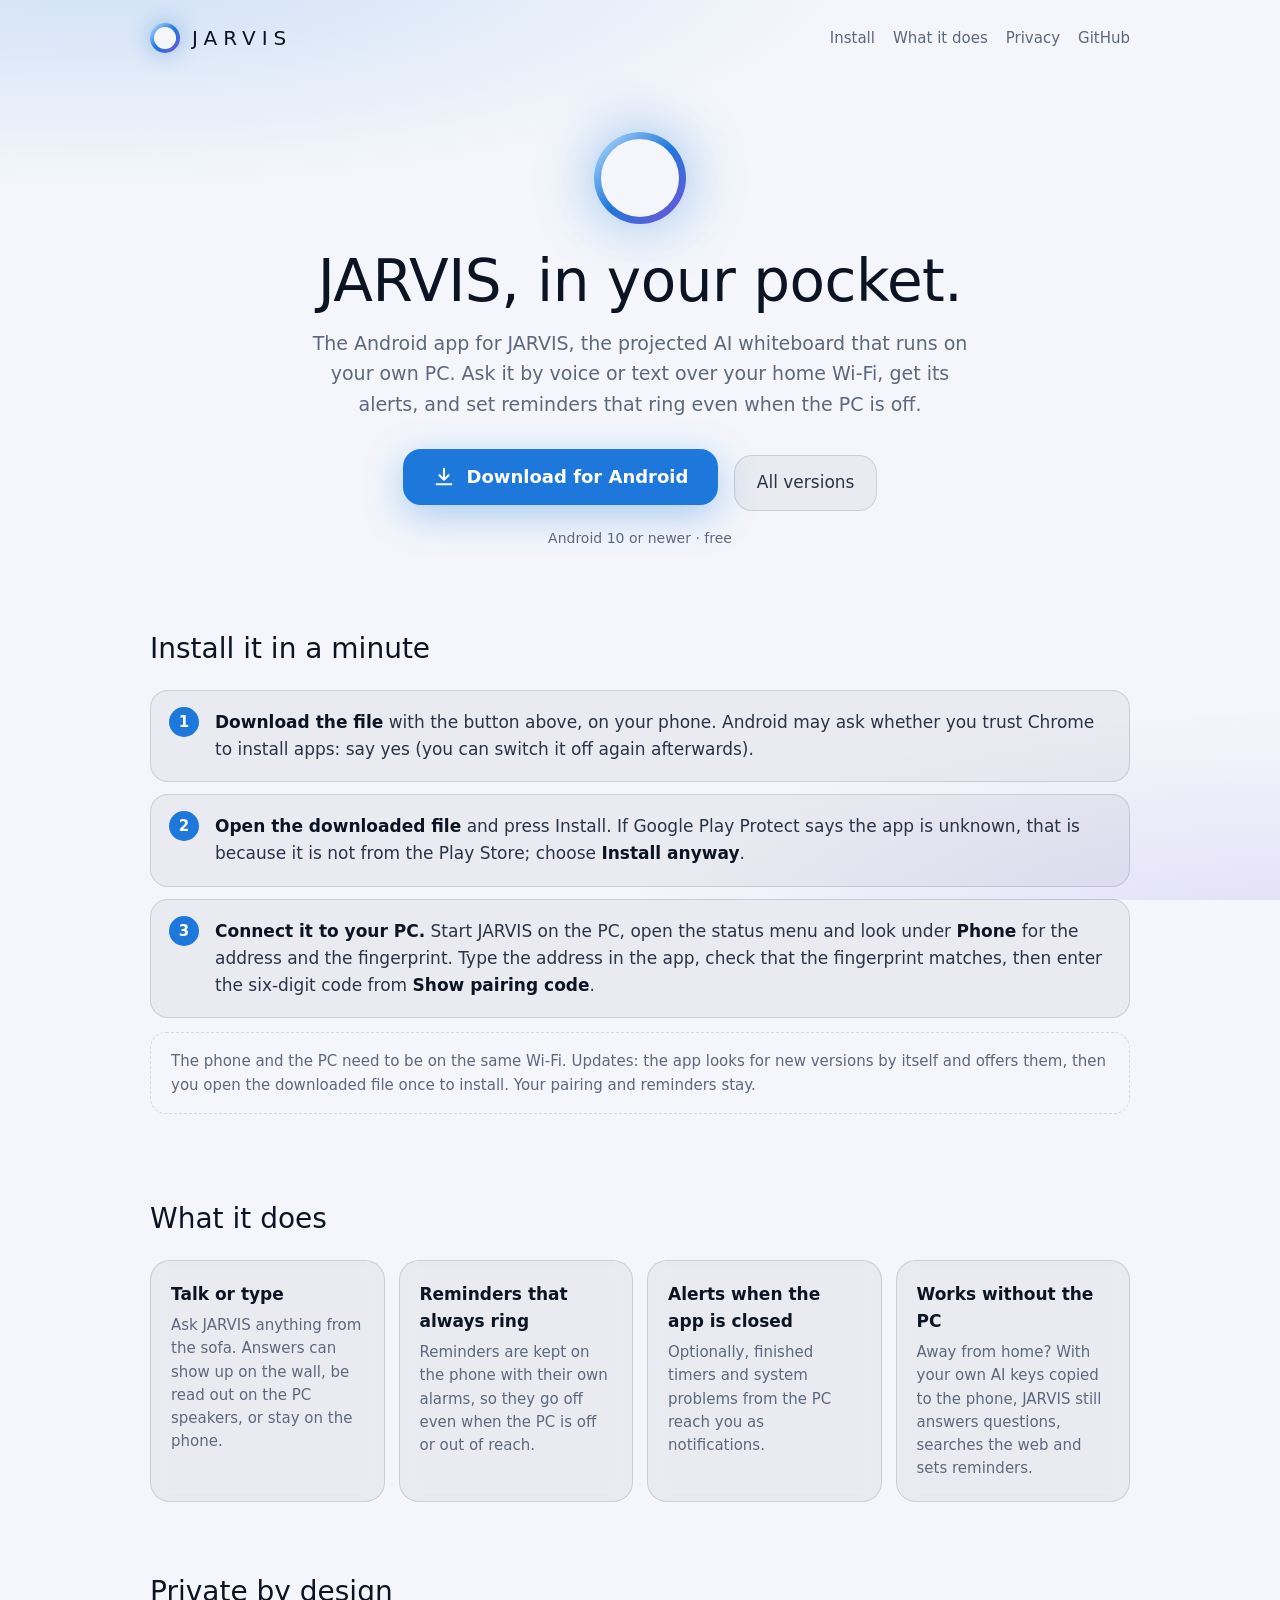
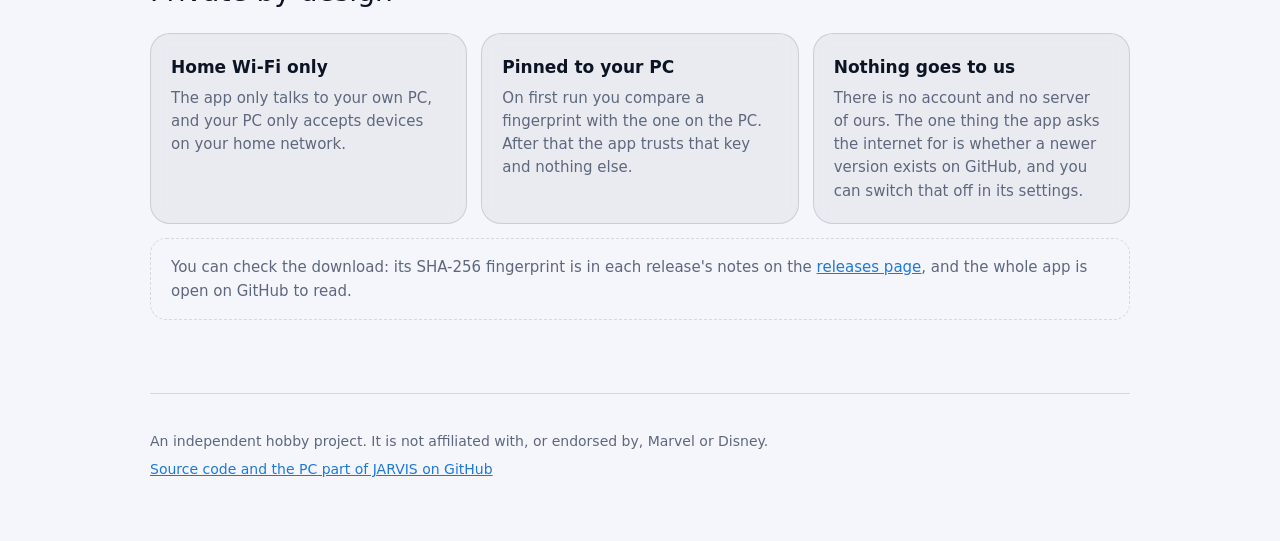
<file: docs/index.html>
<!doctype html>
<html lang="en">
<head>
  <meta charset="utf-8">
  <meta name="viewport" content="width=device-width, initial-scale=1">
  <title>JARVIS for Android</title>
  <meta name="description" content="The Android app for JARVIS, a projected AI whiteboard that runs on your own PC. Talk or type to it over your home Wi-Fi, get alerts, and set reminders that ring even with the PC off.">
  <meta name="theme-color" content="#080a10">
  <style>
    :root {
      --bg: #080a10; --panel: rgba(255,255,255,.045); --line: rgba(255,255,255,.11); --text: #d4dbe8; --white: #f2f5fb; --dim: #8f99ae;
      --accent: 122, 190, 255; --accent2: 176, 142, 255; --button-text: #0a1220;
      color-scheme: dark;
    }
    @media (prefers-color-scheme: light) {
      :root:not([data-theme="dark"]) {
        --bg: #f4f6fb; --panel: rgba(10,18,32,.045); --line: rgba(10,18,32,.13); --text: #2a3347; --white: #0c1424; --dim: #5d677d;
        --accent: 30, 120, 220; --accent2: 120, 80, 220; --button-text: #ffffff; color-scheme: light;
      }
    }
    * { box-sizing: border-box; }
    html { scroll-behavior: smooth; }
    body {
      margin: 0; min-height: 100dvh; color: var(--text); background: var(--bg);
      background-image: radial-gradient(ellipse 90% 40% at 8% -5%, rgba(var(--accent), .18), transparent 65%), radial-gradient(ellipse 80% 40% at 100% 105%, rgba(var(--accent2), .15), transparent 65%);
      background-attachment: fixed;
      font: 17px/1.6 "Segoe UI", Roboto, system-ui, -apple-system, sans-serif;
    }
    a { color: rgb(var(--accent)); }
    .wrap { width: min(980px, 100% - 32px); margin: 0 auto; }
    header { display: flex; align-items: center; justify-content: space-between; padding: 22px 0; }
    .brand { display: flex; align-items: center; gap: 12px; color: var(--white); text-decoration: none; letter-spacing: 6px; font-weight: 300; font-size: 20px; }
    .orb { width: 30px; height: 30px; border-radius: 50%; border: 4px solid transparent; box-shadow: 0 0 22px rgba(var(--accent), .4);
      background: linear-gradient(var(--bg), var(--bg)) padding-box, linear-gradient(135deg, #bfe0ff, rgb(var(--accent)), rgb(var(--accent2))) border-box; }
    nav a { margin-left: 18px; font-size: 15px; color: var(--dim); text-decoration: none; }
    nav a:hover { color: var(--white); }

    .hero { text-align: center; padding: 56px 0 30px; }
    .hero .orb { width: 92px; height: 92px; border-width: 7px; margin: 0 auto 26px; box-shadow: 0 0 60px rgba(var(--accent), .45); }
    h1 { margin: 0 0 14px; font-weight: 250; font-size: clamp(34px, 7vw, 58px); line-height: 1.1; color: var(--white); letter-spacing: -.5px; }
    .lead { max-width: 56ch; margin: 0 auto 30px; color: var(--dim); font-size: 19px; }
    .cta { display: inline-flex; align-items: center; gap: 12px; min-height: 56px; padding: 0 30px; border-radius: 18px; font-weight: 600; font-size: 18px; text-decoration: none;
      color: var(--button-text); background: rgb(var(--accent)); box-shadow: 0 10px 38px rgba(var(--accent), .35); transition: transform .15s, box-shadow .15s; }
    .cta:hover { transform: translateY(-1px); box-shadow: 0 14px 44px rgba(var(--accent), .45); }
    .cta:focus-visible, .ghost:focus-visible { outline: 3px solid rgba(var(--accent), .6); outline-offset: 3px; }
    .cta svg { width: 22px; height: 22px; }
    .ghost { display: inline-flex; align-items: center; min-height: 56px; padding: 0 22px; margin-left: 10px; border-radius: 18px; border: 1px solid var(--line); color: var(--text); text-decoration: none; background: var(--panel); }
    .ghost:hover { border-color: rgba(var(--accent), .5); }
    .meta { margin-top: 16px; color: var(--dim); font-size: 14px; min-height: 1.5em; }

    section { padding: 34px 0; }
    h2 { margin: 0 0 18px; font-weight: 300; font-size: 28px; color: var(--white); }
    .grid { display: grid; gap: 14px; grid-template-columns: repeat(auto-fit, minmax(220px, 1fr)); }
    .card { padding: 20px; border: 1px solid var(--line); border-radius: 20px; background: var(--panel); backdrop-filter: blur(8px); }
    .card h3 { margin: 0 0 6px; font-size: 17px; font-weight: 600; color: var(--white); }
    .card p { margin: 0; color: var(--dim); font-size: 15px; line-height: 1.55; }
    ol.steps { list-style: none; counter-reset: s; margin: 0; padding: 0; display: grid; gap: 12px; }
    ol.steps li { counter-increment: s; position: relative; padding: 18px 20px 18px 64px; border: 1px solid var(--line); border-radius: 18px; background: var(--panel); }
    ol.steps li::before { content: counter(s); position: absolute; left: 18px; top: 16px; width: 30px; height: 30px; border-radius: 50%; display: grid; place-items: center; font-weight: 600; font-size: 15px;
      color: var(--button-text); background: rgb(var(--accent)); }
    ol.steps b { color: var(--white); font-weight: 600; }
    .note { padding: 16px 20px; border: 1px dashed var(--line); border-radius: 16px; color: var(--dim); font-size: 15px; }
    code { font: 14px Consolas, "Courier New", monospace; padding: 2px 6px; border-radius: 6px; background: var(--panel); border: 1px solid var(--line); color: var(--white); }
    footer { padding: 36px 0 54px; color: var(--dim); font-size: 14px; border-top: 1px solid var(--line); margin-top: 24px; }
    footer p { margin: 0 0 6px; }
    @media (max-width: 520px) { .ghost { margin: 12px 0 0; } nav { display: none; } }
    @media (prefers-reduced-motion: reduce) { html { scroll-behavior: auto; } .cta { transition: none; } }
  </style>
</head>
<body>
  <div class="wrap">
    <header>
      <a class="brand" href="#top" aria-label="JARVIS"><span class="orb" aria-hidden="true"></span>JARVIS</a>
      <nav><a href="#install">Install</a><a href="#features">What it does</a><a href="#privacy">Privacy</a><a href="https://github.com/ChaosWolfLord/JARVIS">GitHub</a></nav>
    </header>

    <main id="top">
      <div class="hero">
        <div class="orb" aria-hidden="true"></div>
        <h1>JARVIS, in your pocket.</h1>
        <p class="lead">The Android app for JARVIS, the projected AI whiteboard that runs on your own PC. Ask it by voice or text over your home Wi-Fi, get its alerts, and set reminders that ring even when the PC is off.</p>
        <div>
          <a class="cta" id="download" href="https://github.com/ChaosWolfLord/JARVIS/releases/latest/download/jarvis.apk" download>
            <svg viewBox="0 0 24 24" fill="none" stroke="currentColor" stroke-width="2.2" stroke-linecap="round" stroke-linejoin="round" aria-hidden="true"><path d="M12 3v12m0 0l-5-5m5 5l5-5M4 20h16"/></svg>
            Download for Android
          </a>
          <a class="ghost" href="https://github.com/ChaosWolfLord/JARVIS/releases/latest">All versions</a>
        </div>
        <p class="meta" id="meta">Android 10 or newer · free</p>
      </div>

      <section id="install">
        <h2>Install it in a minute</h2>
        <ol class="steps">
          <li><b>Download the file</b> with the button above, on your phone. Android may ask whether you trust Chrome to install apps: say yes (you can switch it off again afterwards).</li>
          <li><b>Open the downloaded file</b> and press Install. If Google Play Protect says the app is unknown, that is because it is not from the Play Store; choose <b>Install anyway</b>.</li>
          <li><b>Connect it to your PC.</b> Start JARVIS on the PC, open the status menu and look under <b>Phone</b> for the address and the fingerprint. Type the address in the app, check that the fingerprint matches, then enter the six-digit code from <b>Show pairing code</b>.</li>
        </ol>
        <p class="note" style="margin-top:14px">The phone and the PC need to be on the same Wi-Fi. Updates: the app looks for new versions by itself and offers them, then you open the downloaded file once to install. Your pairing and reminders stay.</p>
      </section>

      <section id="features">
        <h2>What it does</h2>
        <div class="grid">
          <div class="card"><h3>Talk or type</h3><p>Ask JARVIS anything from the sofa. Answers can show up on the wall, be read out on the PC speakers, or stay on the phone.</p></div>
          <div class="card"><h3>Reminders that always ring</h3><p>Reminders are kept on the phone with their own alarms, so they go off even when the PC is off or out of reach.</p></div>
          <div class="card"><h3>Alerts when the app is closed</h3><p>Optionally, finished timers and system problems from the PC reach you as notifications.</p></div>
          <div class="card"><h3>Works without the PC</h3><p>Away from home? With your own AI keys copied to the phone, JARVIS still answers questions, searches the web and sets reminders.</p></div>
        </div>
      </section>

      <section id="privacy">
        <h2>Private by design</h2>
        <div class="grid">
          <div class="card"><h3>Home Wi-Fi only</h3><p>The app only talks to your own PC, and your PC only accepts devices on your home network.</p></div>
          <div class="card"><h3>Pinned to your PC</h3><p>On first run you compare a fingerprint with the one on the PC. After that the app trusts that key and nothing else.</p></div>
          <div class="card"><h3>Nothing goes to us</h3><p>There is no account and no server of ours. The one thing the app asks the internet for is whether a newer version exists on GitHub, and you can switch that off in its settings.</p></div>
        </div>
        <p class="note" style="margin-top:14px">You can check the download: its SHA-256 fingerprint is in each release's notes on the <a href="https://github.com/ChaosWolfLord/JARVIS/releases/latest">releases page</a>, and the whole app is open on GitHub to read.</p>
      </section>
    </main>

    <footer>
      <p>An independent hobby project. It is not affiliated with, or endorsed by, Marvel or Disney.</p>
      <p><a href="https://github.com/ChaosWolfLord/JARVIS">Source code and the PC part of JARVIS on GitHub</a></p>
    </footer>
  </div>

  <script>
    // Shows the newest version, its size and date next to the button. The button works without it: it always points at the latest release.
    (async () => {
      const meta = document.getElementById('meta');
      try {
        const res = await fetch('https://api.github.com/repos/ChaosWolfLord/JARVIS/releases/latest', { headers: { Accept: 'application/vnd.github+json' } });
        if (!res.ok) return;
        const rel = await res.json();
        const apk = (rel.assets || []).find((a) => a.name === 'jarvis.apk');
        if (!apk) return;
        const kb = Math.max(1, Math.round(apk.size / 1024));
        const when = new Date(rel.published_at).toLocaleDateString(undefined, { year: 'numeric', month: 'long', day: 'numeric' });
        meta.textContent = `Version ${String(rel.tag_name).replace(/^v/, '')} · ${kb >= 1024 ? (kb / 1024).toFixed(1) + ' MB' : kb + ' KB'} · ${when} · Android 10 or newer · free`;
      } catch { /* offline or rate-limited: the generic line stays */ }
    })();
  </script>
</body>
</html>
</file>
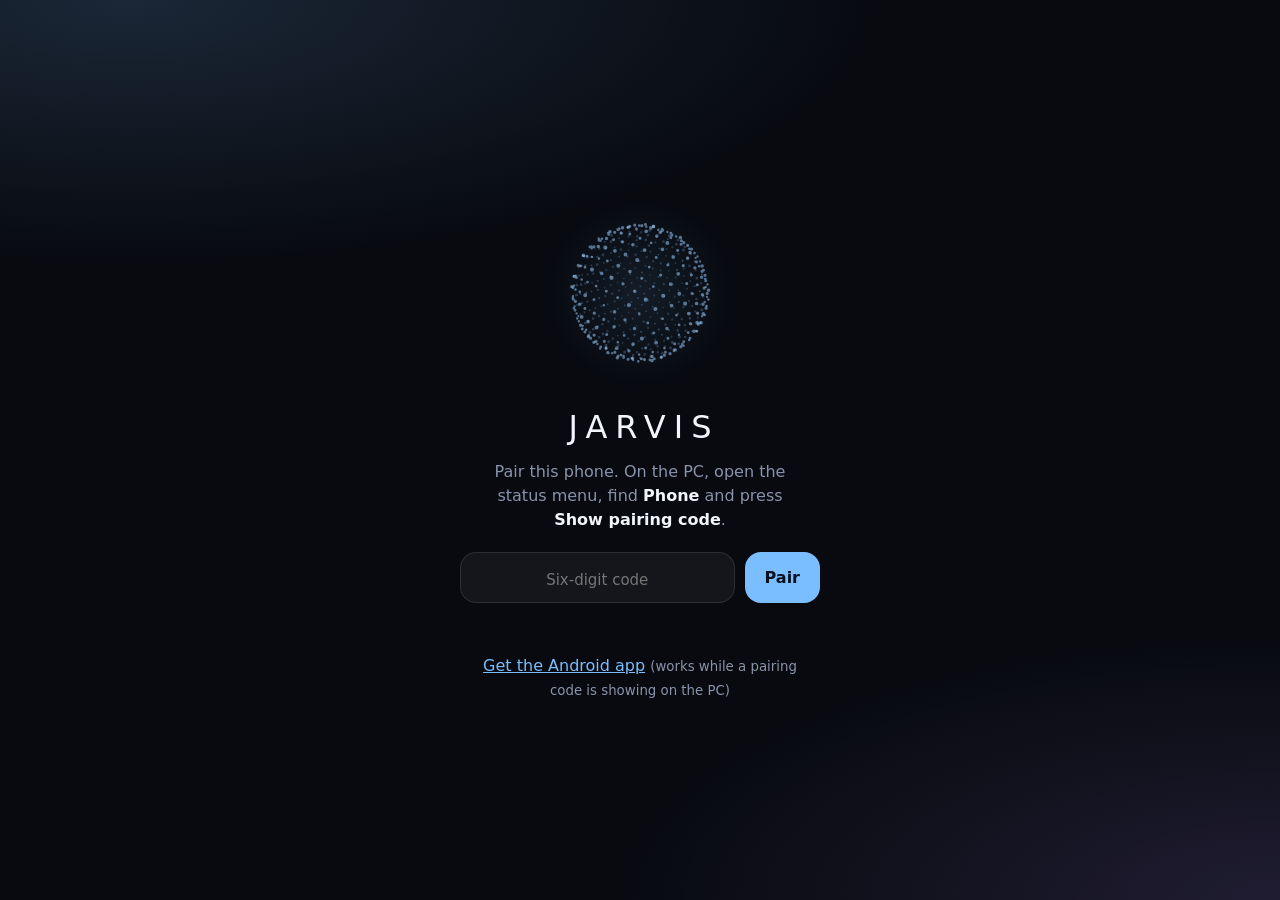
<file: web/phone/phone.html>
<!doctype html>
<html lang="en">
<head>
  <meta charset="utf-8">
  <meta name="viewport" content="width=device-width, initial-scale=1, viewport-fit=cover">
  <meta name="theme-color" content="#080a10">
  <title>JARVIS</title>
  <link rel="stylesheet" href="phone.css">
</head>
<body>
  <main id="pair" hidden>
    <canvas class="orb-canvas big" id="pair-orb" aria-hidden="true"></canvas>
    <h1>JARVIS</h1>
    <p>Pair this phone. On the PC, open the status menu, find <b>Phone</b> and press <b>Show pairing code</b>.</p>
    <form id="pair-form" autocomplete="off">
      <input id="code" inputmode="numeric" pattern="[0-9]*" maxlength="6" placeholder="Six-digit code" aria-label="Pairing code">
      <button type="submit">Pair</button>
    </form>
    <p id="pair-msg" class="msg-error" role="alert"></p>
    <p><a id="get-app" href="/jarvis.apk">Get the Android app</a> <small>(works while a pairing code is showing on the PC)</small></p>
  </main>

  <div id="chat" hidden>
    <header id="bar">
      <div class="title"><b>JARVIS</b><span id="state">connecting…</span></div>
      <button id="menu-btn" class="icon" aria-label="Settings" aria-expanded="false">⋯</button>
    </header>
    <section id="stage" aria-label="JARVIS">
      <button type="button" id="orb" aria-label="Talk to JARVIS: tap to speak" title="Tap to talk">
        <canvas id="orb-canvas" aria-hidden="true"></canvas>
      </button>
      <p id="orb-label" aria-live="polite">Tap to talk</p>
    </section>
    <section id="menu" hidden aria-label="Settings">
      <header><b>Settings</b><button type="button" id="menu-close" class="icon" aria-label="Close settings">✕</button></header>

      <section class="set" id="set-answers">
        <h3>Answers</h3>
        <label class="row"><span><b>Read answers aloud</b><small>This phone speaks each answer.</small></span><input type="checkbox" class="switch" id="opt-read"></label>
        <label class="row"><span><b>Send when I stop talking</b><small>A spoken question is sent by itself.</small></span><input type="checkbox" class="switch" id="opt-auto" checked></label>
      </section>

      <section class="set" id="set-pc">
        <h3>On the PC</h3>
        <label class="row"><span><b>Show on the wall</b><small>Your questions and the answers pop up on the PC screen.</small></span><input type="checkbox" class="switch" id="opt-wall" checked></label>
        <label class="row"><span><b>Say answers on the PC speakers</b><small>The PC reads each answer out loud.</small></span><input type="checkbox" class="switch" id="opt-speak"></label>
        <label class="row" id="board-row" hidden><span><b>Whiteboard on the wall</b><small id="board-note">Choose which whiteboard the wall shows.</small></span><select id="opt-board" aria-label="Whiteboard on the wall"></select></label>
        <button id="open-remote" type="button" class="action">Remote: touchpad, slides, music…</button>
        <button id="live-start" type="button" class="action">Show my camera on the wall</button>
        <p id="live-note" class="note" role="status"></p>
        <button id="lock-now" type="button" class="action">Lock JARVIS (privacy screen)</button>
      </section>

      <section class="set" id="set-routines" hidden>
        <h3>Routines</h3>
        <div id="routine-buttons"></div>
        <p class="note">Made on the PC (status menu, Routines). You can also say or type a routine's name.</p>
      </section>

      <section class="set" id="set-alerts">
        <h3>Alerts and battery</h3>
        <label class="row" id="bg-row" hidden><span><b>Alerts when the app is closed</b><small>Keeps a small notification so alerts from your PC reach you.</small></span><input type="checkbox" class="switch" id="opt-bg"></label>
        <label class="row" id="find-row" hidden><span><b>Let “find my phone” ring on silent</b><small>Off by default. When on, “Jarvis, find my phone” (or the button on the PC) rings at full volume even if this phone is silent or in Do Not Disturb. To find it while the app is closed, keep “Alerts when the app is closed” on.</small></span><input type="checkbox" class="switch" id="opt-find"></label>
        <label class="row"><span><b>Keep the screen on</b><small>Uses battery. Helps alerts reach you while this page is open.</small></span><input type="checkbox" class="switch" id="opt-awake"></label>
      </section>

      <section class="set" id="set-rem">
        <h3>Reminders</h3>
        <button id="open-rem" type="button" class="action">Open reminders…</button>
        <p class="note">They ring on this phone even when the PC is off.</p>
        <label class="row" id="call-row" hidden><span><b>JARVIS calls you</b><small>A reminder rings like a call: answer and JARVIS says it out loud and listens. Follows silent mode and Do Not Disturb, never overrides them.</small></span><input type="checkbox" class="switch" id="opt-call"></label>
        <button id="call-allow" type="button" class="action" hidden>Allow the call screen on the lock screen…</button>
        <button id="call-overlay" type="button" class="action" hidden>Open the call screen even while I use the phone…</button>
      </section>

      <section class="set" id="keys-row" hidden>
        <h3>AI on this phone</h3>
        <p class="note" id="keys-text"></p>
        <button id="keys-copy" type="button" class="action" hidden>Copy AI keys from the PC</button>
        <button id="open-local" type="button" class="action" hidden>Use JARVIS without the PC</button>
        <button id="keys-clear" type="button" class="action" hidden>Remove AI keys</button>
      </section>

      <section class="set" id="set-app" hidden>
        <h3>App updates</h3>
        <label class="row"><span><b>Look for new versions</b><small>Asks GitHub (the project's releases page) once or twice a day. Nothing about you or your phone is sent.</small></span><input type="checkbox" class="switch" id="opt-upd" checked></label>
        <button id="upd-now" type="button" class="action">Check now</button>
        <p class="note" id="upd-ver"></p>
      </section>

      <section class="set" id="set-connection">
        <h3>Connection</h3>
        <button id="go-pc" type="button" class="action" hidden>Connect to the PC</button>
        <button id="change-pc" type="button" class="action" hidden>Change PC</button>
        <button id="forget" type="button" class="action danger">Forget this phone</button>
      </section>
    </section>
    <div id="pc-back" hidden><span>Your PC is reachable again.</span><button type="button" id="pc-switch">Switch to the full JARVIS</button></div>
    <section id="rem" hidden>
      <header><b>Reminders</b><button type="button" id="rem-close" class="icon" aria-label="Close">✕</button></header>
      <ul id="rem-list"></ul>
      <form id="rem-form" autocomplete="off">
        <input id="rem-text" type="text" maxlength="200" placeholder="Remind me to…" aria-label="Reminder text">
        <input id="rem-when" type="datetime-local" aria-label="When">
        <div class="quick"><button type="button" data-min="10">+10 min</button><button type="button" data-min="60">+1 hour</button><button type="button" data-tom="9">Tomorrow 9:00</button></div>
        <button type="submit" id="rem-add">Add reminder</button>
        <p id="rem-msg" class="msg-error" role="alert"></p>
      </form>
      <p class="hint">Reminders made here ring on this phone even when the PC is off, and sync with the PC when it is on.</p>
    </section>
    <section id="remote" hidden aria-label="Remote">
      <header><b>Remote</b><button type="button" id="remote-close" class="icon" aria-label="Close the remote">✕</button></header>
      <p id="remote-state" role="status">Checking…</p>
      <div id="pad" role="application" aria-label="Touchpad: drag to move the pointer, tap to click, tap with two fingers to right-click, drag with two fingers to scroll"><span>Touchpad</span><small>drag to move · tap to click · two fingers: scroll, tap to right-click</small></div>
      <div class="rrow"><button type="button" data-click="left">Click</button><button type="button" data-click="right">Right-click</button></div>
      <div class="rrow big"><button type="button" data-key="left" aria-label="Previous slide">◀</button><button type="button" data-key="right" aria-label="Next slide">▶</button></div>
      <div class="rrow"><button type="button" data-key="f5">Start slides</button><button type="button" data-key="escape">Esc</button><button type="button" data-key="pageup">Page up</button><button type="button" data-key="pagedown">Page down</button></div>
      <div class="rrow"><button type="button" data-media="prev" aria-label="Previous track">⏮</button><button type="button" data-media="playpause" aria-label="Play or pause">⏯</button><button type="button" data-media="next" aria-label="Next track">⏭</button></div>
      <div class="rrow"><button type="button" data-media="voldown">Vol −</button><button type="button" data-media="mute">Mute</button><button type="button" data-media="volup">Vol +</button></div>
    </section>
    <div id="log" aria-live="polite"></div>
    <form id="composer">
      <textarea id="input" rows="1" placeholder="Or type to JARVIS…" autocomplete="off" enterkeyhint="send"></textarea>
      <button type="button" id="cam" class="icon" aria-label="Look: take a picture and ask JARVIS about it" title="Look" hidden>
        <svg viewBox="0 0 24 24" width="22" height="22" fill="none" stroke="currentColor" stroke-width="1.8" stroke-linecap="round" stroke-linejoin="round" aria-hidden="true"><path d="M4 8h3l2-3h6l2 3h3v11H4z"/><circle cx="12" cy="13" r="3.4"/></svg>
      </button>
      <button type="button" id="mic" class="icon" aria-label="Speak" title="Speak">
        <svg viewBox="0 0 24 24" width="22" height="22" fill="none" stroke="currentColor" stroke-width="1.8" stroke-linecap="round" stroke-linejoin="round" aria-hidden="true"><rect x="9" y="3" width="6" height="11" rx="3"/><path d="M5 11a7 7 0 0 0 14 0M12 18v3"/></svg>
      </button>
      <button type="submit" id="send">Send</button>
    </form>
    <p id="hint" hidden></p>
    <div id="live-bar" role="status" hidden>
      <video id="live-video" muted playsinline aria-hidden="true"></video>
      <span><b>Your camera is on the wall</b><small>Nothing is recorded.</small></span>
      <button type="button" id="live-flip" aria-label="Switch between the front and back camera">Flip</button>
      <button type="button" id="live-stop" class="danger">Stop</button>
    </div>
    <div id="lock" role="dialog" aria-modal="true" aria-labelledby="lock-title" hidden>
      <div class="lockbox">
        <svg viewBox="0 0 24 24" width="44" height="44" fill="none" stroke="currentColor" stroke-width="1.4" stroke-linecap="round" stroke-linejoin="round" aria-hidden="true"><rect x="5" y="11" width="14" height="9" rx="2"/><path d="M8 11V8a4 4 0 0 1 8 0v3"/></svg>
        <h2 id="lock-title">JARVIS is locked</h2>
        <p id="lock-sub">The microphone is off. Enter the unlock code.</p>
        <div id="lock-dots" aria-live="polite"></div>
        <p id="lock-msg" role="alert"></p>
        <div id="lock-keys"></div>
      </div>
    </div>
    <div id="share" role="dialog" aria-modal="true" aria-labelledby="share-title" hidden>
      <div class="sheet">
        <h2 id="share-title">Shared with JARVIS</h2>
        <img id="share-img" alt="The picture you shared" hidden>
        <p id="share-text"></p>
        <div class="choices">
          <button type="button" id="share-ask" class="action">Ask JARVIS about it</button>
          <input id="share-question" type="text" maxlength="300" placeholder="Ask about it: what is this?" autocomplete="off" aria-label="What to ask about the picture" hidden>
          <button type="button" id="share-look" class="action">Ask JARVIS what it sees</button>
          <p id="share-answer" role="status" hidden></p>
          <button type="button" id="share-wall" class="action">Show it on the wall</button>
          <button type="button" id="share-note" class="action">Add it to the board</button>
          <button type="button" id="share-open" class="action">Open it on the PC</button>
          <button type="button" id="share-cancel" class="action">Cancel</button>
        </div>
        <p id="share-msg" role="status"></p>
      </div>
    </div>
  </div>
  <script src="orb.js"></script>
  <script src="brain.js"></script>
  <script src="phone.js"></script>
</body>
</html>
</file>
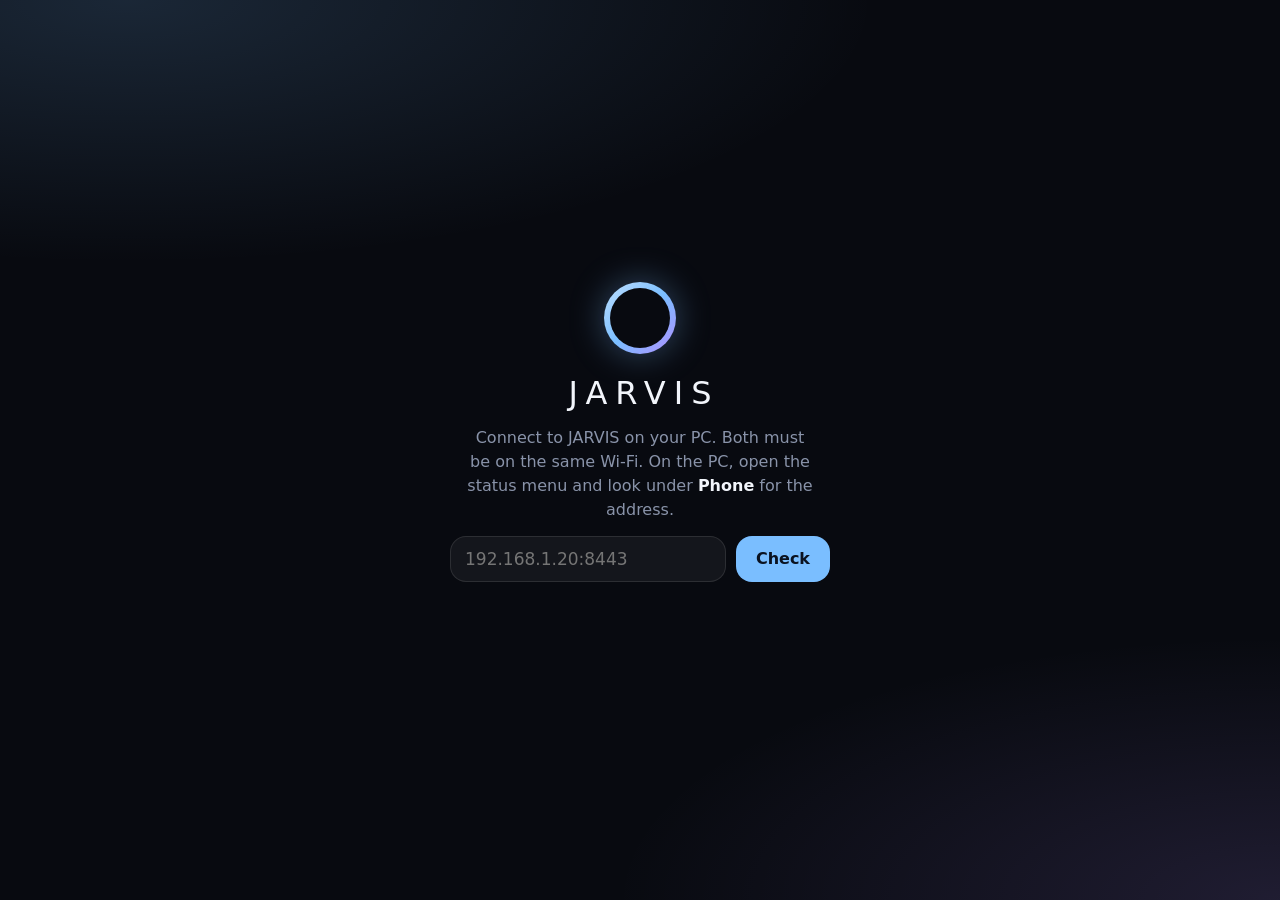
<file: android/app/src/main/assets/setup.html>
<!doctype html>
<html lang="en">
<head>
  <meta charset="utf-8">
  <meta name="viewport" content="width=device-width, initial-scale=1">
  <title>JARVIS</title>
  <style>
    :root { --bg: #080a10; --text: #d4dbe8; --white: #f2f5fb; --dim: #8993a9; --accent: 122, 190, 255; --accent2: 176, 142, 255; --line: rgba(255,255,255,.1); --red: #ff7a85; --green: #6ee7b0;
      font-family: "Segoe UI", Roboto, system-ui, sans-serif; color-scheme: dark; }
    * { box-sizing: border-box; }
    html, body { margin: 0; min-height: 100%; background: var(--bg); color: var(--text); }
    body { min-height: 100dvh; display: flex; flex-direction: column; align-items: center; justify-content: center; gap: 14px; padding: 28px;
      background: radial-gradient(ellipse 90% 45% at 10% 0%, rgba(var(--accent), .16), transparent 65%), radial-gradient(ellipse 80% 45% at 100% 100%, rgba(var(--accent2), .14), transparent 65%), var(--bg); text-align: center; }
    .orb { width: 72px; height: 72px; border-radius: 50%; border: 6px solid transparent;
      background: linear-gradient(var(--bg), var(--bg)) padding-box, linear-gradient(135deg, #bfe0ff, rgb(var(--accent)), rgb(var(--accent2))) border-box; box-shadow: 0 0 34px rgba(var(--accent), .35); }
    h1 { margin: 6px 0 0; font-weight: 250; letter-spacing: 8px; text-indent: 8px; color: var(--white); }
    p { margin: 0; max-width: 34ch; line-height: 1.5; color: var(--dim); }
    b { color: var(--white); font-weight: 600; }
    form, .row { display: flex; gap: 10px; width: min(380px, 100%); }
    input { flex: 1; min-width: 0; padding: 12px 14px; font: inherit; font-size: 17px; color: var(--white); background: rgba(255,255,255,.05); border: 1px solid var(--line); border-radius: 16px; outline: none; }
    input:focus { border-color: rgba(var(--accent), .6); box-shadow: 0 0 0 3px rgba(var(--accent), .15); }
    button { font: inherit; font-weight: 600; min-height: 46px; padding: 0 20px; border: 0; border-radius: 16px; cursor: pointer; color: #0a1220; background: rgb(var(--accent)); }
    button.quiet { background: rgba(255,255,255,.06); color: var(--text); border: 1px solid var(--line); font-weight: 400; }
    .print { font: 600 22px/1.2 Consolas, "Courier New", monospace; letter-spacing: 1px; white-space: nowrap; color: var(--white); padding: 14px 18px; border: 1px solid var(--line); border-radius: 16px; background: rgba(255,255,255,.04); }
    .err { color: var(--red); min-height: 1.4em; }
    [hidden] { display: none !important; }
    #rem { width: min(380px, 100%); text-align: left; margin-top: 8px; padding-top: 16px; border-top: 1px solid var(--line); }
    #rem h2 { margin: 0 0 10px; font-size: 16px; font-weight: 600; color: var(--white); text-align: center; }
    #rem ul { list-style: none; margin: 0 0 14px; padding: 0; display: flex; flex-direction: column; gap: 8px; }
    #rem li { display: flex; align-items: center; gap: 10px; padding: 10px 12px; border: 1px solid var(--line); border-radius: 14px; background: rgba(255,255,255,.05); }
    #rem li .what { flex: 1; min-width: 0; overflow-wrap: anywhere; color: var(--white); }
    #rem li .when { color: rgb(var(--accent)); font-size: 13px; }
    #rem li.empty { color: var(--dim); justify-content: center; border-style: dashed; }
    #rem li button, #rem .quick button { background: rgba(255,255,255,.06); color: var(--text); border: 1px solid var(--line); border-radius: 12px; min-height: 40px; padding: 0 12px; font-weight: 400; }
    #rem form { display: flex; flex-direction: column; gap: 10px; }
    #rem .quick { display: flex; flex-wrap: wrap; gap: 8px; }
    #rem input { color-scheme: dark; }
    #rem small { color: var(--dim); line-height: 1.45; }
  </style>
</head>
<body>
  <div class="orb" aria-hidden="true"></div>
  <h1>JARVIS</h1>

  <section id="find" style="display:contents">
    <p>Connect to JARVIS on your PC. Both must be on the same Wi-Fi. On the PC, open the status menu and look under <b>Phone</b> for the address.</p>
    <form id="find-form" autocomplete="off">
      <input id="address" inputmode="url" autocapitalize="off" spellcheck="false" placeholder="192.168.1.20:8443" aria-label="PC address">
      <button type="submit" id="check">Check</button>
    </form>
    <p id="msg" class="err" role="alert"></p>
  </section>

  <section id="confirm" hidden style="display:contents">
    <p>Is this the <b>fingerprint</b> shown on the PC (status menu, Phone)? If it matches, this really is your PC.</p>
    <div class="print" id="print"></div>
    <div class="row"><button type="button" class="quiet" id="no">No, go back</button><button type="button" id="yes">Yes, connect</button></div>
  </section>

  <section id="offline" hidden style="display:contents">
    <p id="offline-text">Can’t reach your PC.</p>
    <div class="row"><button type="button" class="quiet" id="change">Change PC</button><button type="button" id="retry">Try again</button></div>
    <div class="row" id="local-row" hidden><button type="button" class="quiet" id="local">Use JARVIS without the PC</button></div>
  </section>

  <section id="rem" hidden>
    <h2>Reminders on this phone</h2>
    <ul id="rem-list"></ul>
    <form id="rem-form" autocomplete="off">
      <input id="rem-text" maxlength="200" placeholder="Remind me to…" aria-label="Reminder text">
      <input id="rem-when" type="datetime-local" aria-label="When">
      <div class="quick"><button type="button" data-min="10">+10 min</button><button type="button" data-min="60">+1 hour</button><button type="button" data-tom="9">Tomorrow 9:00</button></div>
      <button type="submit">Add reminder</button>
      <p id="rem-msg" class="err" role="alert"></p>
      <small>These ring on this phone even with the PC off, and are shared with the PC next time it is reachable.</small>
    </form>
  </section>

  <script>
    const app = window.JarvisApp;
    const $ = (id) => document.getElementById(id);
    const q = new URLSearchParams(location.search);
    let found = null;

    function show(which) {
      for (const id of ['find', 'confirm', 'offline']) $(id).hidden = id !== which;
      for (const id of ['find', 'confirm', 'offline']) $(id).style.display = id === which ? 'contents' : 'none';
    }

    if (q.get('offline')) {
      show('offline');
      const why = q.get('why') || '';
      $('offline-text').textContent = why === 'certificate'
        ? `The PC at ${q.get('address') || 'that address'} does not match the one you confirmed, so JARVIS refused to connect. If this is a different PC, or JARVIS was reinstalled, choose Change PC and confirm the new fingerprint.`
        : `Can’t reach your PC at ${q.get('address') || 'the saved address'}. Is JARVIS running, and is this phone on the same Wi-Fi?${why ? ` (${why.replace(/^net::/, '')})` : ''}`;
    } else {
      show('find');
    }

    $('find-form').addEventListener('submit', (e) => {
      e.preventDefault();
      const a = $('address').value.trim();
      if (!a) { $('msg').textContent = 'Type the address from the PC.'; return; }
      $('msg').textContent = 'Checking…';
      $('check').disabled = true;
      app.probe(a);
    });

    window.onProbe = (r) => {
      $('check').disabled = false;
      if (!r.ok) { $('msg').textContent = r.error || 'Could not connect.'; return; }
      found = r;
      $('msg').textContent = '';
      $('print').textContent = r.print;
      show('confirm');
    };

    // ---- reminders: they work here even when the PC is off ----
    function whenText(ms) {
      const d = new Date(ms), now = new Date();
      const days = Math.round((new Date(d.getFullYear(), d.getMonth(), d.getDate()) - new Date(now.getFullYear(), now.getMonth(), now.getDate())) / 86400000);
      const clock = d.toLocaleTimeString([], { hour: 'numeric', minute: '2-digit' });
      return (days === 0 ? 'Today' : days === 1 ? 'Tomorrow' : d.toLocaleDateString([], { weekday: 'short', day: 'numeric', month: 'short' })) + ' at ' + clock;
    }
    function renderReminders() {
      const ul = $('rem-list');
      ul.textContent = '';
      const list = JSON.parse(app.reminders());
      if (!list.length) { const li = document.createElement('li'); li.className = 'empty'; li.textContent = 'No reminders waiting.'; ul.append(li); return; }
      for (const r of list) {
        const li = document.createElement('li');
        const what = document.createElement('div'); what.className = 'what';
        const when = document.createElement('div'); when.className = 'when'; when.textContent = whenText(r.due);
        what.append(when, document.createTextNode(r.text));
        const del = document.createElement('button'); del.type = 'button'; del.textContent = '✕'; del.setAttribute('aria-label', 'Delete reminder: ' + r.text);
        del.addEventListener('click', () => { app.deleteReminder(r.id); renderReminders(); });
        li.append(what, del); ul.append(li);
      }
    }
    function localInput(ms) { return new Date(ms - new Date().getTimezoneOffset() * 60000).toISOString().slice(0, 16); }
    if (q.get('offline')) {
      $('rem').hidden = false;
      renderReminders();
      $('rem-when').value = localInput(Date.now() + 10 * 60000);
      setTimeout(function again() { if (!document.hidden && !$('rem-text').value) app.retry(); else setTimeout(again, 20000); }, 20000);     // keep trying the PC in the background
      for (const b of document.querySelectorAll('#rem .quick button')) {
        b.addEventListener('click', () => {
          if (b.dataset.min) $('rem-when').value = localInput(Date.now() + Number(b.dataset.min) * 60000);
          else { const t = new Date(); t.setDate(t.getDate() + 1); t.setHours(Number(b.dataset.tom), 0, 0, 0); $('rem-when').value = localInput(t.getTime()); }
        });
      }
      $('rem-form').addEventListener('submit', (e) => {
        e.preventDefault();
        const text = $('rem-text').value.trim();
        const ms = $('rem-when').value ? new Date($('rem-when').value).getTime() : NaN;
        $('rem-msg').textContent = '';
        if (!text) { $('rem-msg').textContent = 'What should I remind you about?'; return; }
        if (!Number.isFinite(ms)) { $('rem-msg').textContent = 'Pick a time.'; return; }
        const problem = app.addReminder(text, ms);
        if (problem) { $('rem-msg').textContent = problem; return; }
        $('rem-text').value = ''; $('rem-when').value = '';
        renderReminders();
      });
    }

    $('no').addEventListener('click', () => { found = null; show('find'); });
    $('yes').addEventListener('click', () => { if (found) app.trust(found.address, found.pin); });
    $('retry').addEventListener('click', () => app.retry());
    if (q.get('offline') && app.keyCount() > 0) $('local-row').hidden = false;
    $('local').addEventListener('click', () => app.openLocal());
    $('change').addEventListener('click', () => app.forgetServer());
  </script>
</body>
</html>
</file>
<file: web/phone/phone.css>
:root {
  --bg: #080a10; --text: #d4dbe8; --white: #f2f5fb; --dim: #8993a9; --accent: 122, 190, 255; --accent2: 176, 142, 255;
  --line: rgba(255, 255, 255, 0.1); --surface: rgba(255, 255, 255, 0.05); --red: #ff7a85; --green: #6ee7b0;
  font-family: "Segoe UI Variable Text", "Segoe UI", Roboto, system-ui, sans-serif; color-scheme: dark;
}
* { box-sizing: border-box; }
html, body { margin: 0; height: 100%; background: var(--bg); color: var(--text); }
body {
  background: radial-gradient(ellipse 90% 45% at 10% 0%, rgba(var(--accent), 0.16), transparent 65%),
              radial-gradient(ellipse 80% 45% at 100% 100%, rgba(var(--accent2), 0.14), transparent 65%), var(--bg);
}
button, input, textarea { font: inherit; color: inherit; }
[hidden] { display: none !important; }

.orb-canvas { display: block; width: 100%; height: 100%; }
.orb-canvas.big { width: 190px; height: 190px; }
@keyframes breathe { 50% { box-shadow: 0 0 34px rgba(var(--accent), 0.8); } }

#pair { min-height: 100dvh; display: flex; flex-direction: column; align-items: center; justify-content: center; gap: 14px; padding: 24px 28px; text-align: center; }
#pair h1 { margin: 6px 0 0; font-weight: 250; letter-spacing: 8px; text-indent: 8px; color: var(--white); }
#pair p { margin: 0; max-width: 32ch; line-height: 1.5; color: var(--dim); }
#pair b { color: var(--white); font-weight: 600; }
#pair-form { display: flex; gap: 10px; width: min(360px, 100%); margin-top: 6px; }
#code { flex: 1; min-width: 0; text-align: center; letter-spacing: 6px; font-size: 22px; padding: 12px; }
#code::placeholder { letter-spacing: 0; font-size: 15px; }
.msg-error { color: var(--red) !important; min-height: 1.4em; }

#code, textarea { background: var(--surface); border: 1px solid var(--line); border-radius: 16px; outline: none; }
#code:focus, textarea:focus { border-color: rgba(var(--accent), 0.6); box-shadow: 0 0 0 3px rgba(var(--accent), 0.15); }
button { border: 0; cursor: pointer; }
#pair-form button, #send { background: rgb(var(--accent)); color: #0a1220; font-weight: 600; border-radius: 16px; padding: 0 20px; min-height: 46px; }
#send.stop { background: rgba(255, 122, 133, 0.18); color: #ffc2c8; border: 1px solid rgba(255, 122, 133, 0.5); }

#chat { height: 100dvh; display: flex; flex-direction: column; }
header { display: flex; align-items: center; gap: 12px; padding: max(12px, env(safe-area-inset-top)) 16px 12px; border-bottom: 1px solid var(--line); background: rgba(8, 10, 16, 0.6); backdrop-filter: blur(16px); }
/* the chat screen: a slim bar, JARVIS's orb big at the top, the conversation under it, and what you type at the bottom */
#bar { border-bottom: 0; background: none; backdrop-filter: none; padding-bottom: 0; }
#chat { --stage-h: clamp(120px, 30dvh, 300px); }
#chat.typing, body.typing #chat { --stage-h: clamp(92px, 16dvh, 140px); }                      /* the keyboard is up: the orb gives room to the conversation */
#stage { flex: none; display: flex; flex-direction: column; align-items: center; justify-content: flex-end; height: var(--stage-h); margin-top: -4px; }
#orb { flex: none; width: calc(var(--stage-h) - 24px); height: calc(var(--stage-h) - 24px); max-width: calc(100vw - 24px); max-height: calc(100vw - 24px);
  padding: 0; background: none; border: 0; border-radius: 50%; -webkit-tap-highlight-color: transparent; cursor: pointer; }
#orb canvas { display: block; width: 100%; height: 100%; }
#orb:focus-visible { outline: 2px solid rgba(var(--accent), 0.6); outline-offset: -8px; }
#orb-label { margin: 0; height: 24px; line-height: 24px; font-size: 13px; letter-spacing: 0.3px; color: var(--dim); text-align: center; min-height: 1.3em; transition: color 0.2s; }
#stage[data-state="listening"] #orb-label, #stage[data-state="ready"] #orb-label { color: rgb(var(--accent)); }
#stage[data-state="thinking"] #orb-label, #stage[data-state="speaking"] #orb-label { color: var(--white); }
.title { display: flex; flex-direction: column; flex: 1; min-width: 0; }
.title b { color: var(--white); letter-spacing: 3px; font-weight: 600; font-size: 15px; }
.title span { font-size: 12px; color: var(--dim); }
.title span.ok::before { content: "● "; color: var(--green); }
.title span.bad::before { content: "● "; color: var(--red); }
.icon { background: var(--surface); border: 1px solid var(--line); border-radius: 14px; width: 46px; min-height: 46px; font-size: 20px; flex: none; }
.icon.on { background: rgba(255, 122, 133, 0.2); border-color: rgba(255, 122, 133, 0.6); animation: breathe 1.2s ease-in-out infinite; }

#log { flex: 1; min-height: 0; overflow-y: auto; padding: 18px 14px 8px; display: flex; flex-direction: column; gap: 10px;
  -webkit-mask-image: linear-gradient(transparent, #000 18px); mask-image: linear-gradient(transparent, #000 18px); }      /* messages slide softly under the orb */
.m { max-width: 88%; line-height: 1.5; padding: 10px 14px; overflow-wrap: anywhere; white-space: pre-wrap; font-size: 16px; }
.m.user { align-self: flex-end; color: var(--white); border-radius: 18px 18px 5px 18px; background: linear-gradient(135deg, rgba(var(--accent), 0.24), rgba(var(--accent2), 0.22)); border: 1px solid rgba(var(--accent), 0.22); }
.m.bot { align-self: flex-start; color: var(--white); border-radius: 18px 18px 18px 5px; background: var(--surface); border: 1px solid var(--line); }
.m.note { align-self: center; max-width: 94%; font-size: 13px; color: var(--dim); padding: 4px 10px; text-align: center; }
.m.did { align-self: flex-start; font-size: 13px; color: rgb(var(--accent)); padding: 3px 12px; border: 1px solid var(--line); border-radius: 999px; }
.m.err { align-self: stretch; max-width: 100%; font-size: 14px; color: #ffc2c8; border-radius: 14px; border: 1px solid rgba(255, 122, 133, 0.4); background: rgba(255, 122, 133, 0.08); }
.m.alert { align-self: stretch; max-width: 100%; font-size: 15px; color: #1a1305; background: #ffc46b; border-radius: 14px; font-weight: 600; }
.dots::after { content: ""; animation: dots 1.2s steps(4) infinite; }
@keyframes dots { 0% { content: ""; } 25% { content: "."; } 50% { content: ".."; } 75% { content: "..."; } }

#composer { display: flex; gap: 8px; align-items: flex-end; padding: 8px 12px max(12px, env(safe-area-inset-bottom)); border-top: 1px solid var(--line); background: rgba(8, 10, 16, 0.7); }
#mic { display: grid; place-items: center; }
#input { flex: 1; min-width: 0; resize: none; max-height: 140px; min-height: 46px; padding: 12px 14px; font-size: 16px; line-height: 1.3; overflow-y: auto; scrollbar-width: none; }
#hint { margin: 0; padding: 0 16px 12px; font-size: 12px; color: var(--dim); line-height: 1.45; }

#rem { position: absolute; inset: 0; z-index: 5; padding: max(14px, env(safe-area-inset-top)) 16px 16px; overflow-y: auto; background: var(--bg); }
#rem > header { padding: 0 0 12px; background: none; border: 0; justify-content: space-between; backdrop-filter: none; }
#rem > header b { color: var(--white); font-size: 18px; }
#rem-list { list-style: none; margin: 0 0 16px; padding: 0; display: flex; flex-direction: column; gap: 8px; }
#rem-list li { display: flex; align-items: center; gap: 10px; padding: 10px 12px; border: 1px solid var(--line); border-radius: 14px; background: var(--surface); }
#rem-list .when { color: rgb(var(--accent)); font-size: 13px; }
#rem-list .what { flex: 1; min-width: 0; overflow-wrap: anywhere; color: var(--white); }
#rem-list button, #rem .quick button { background: var(--surface); color: var(--text); border: 1px solid var(--line); border-radius: 12px; min-height: 40px; padding: 0 12px; }
#rem-list .empty { color: var(--dim); border-style: dashed; justify-content: center; }
#rem-form { display: flex; flex-direction: column; gap: 10px; }
#rem-form input { padding: 12px 14px; font: inherit; font-size: 16px; color: var(--white); background: var(--surface); border: 1px solid var(--line); border-radius: 14px; outline: none; color-scheme: dark; }
#rem-form .quick { display: flex; flex-wrap: wrap; gap: 8px; }
#rem-add { background: rgb(var(--accent)); color: #0a1220; font-weight: 600; border-radius: 14px; min-height: 46px; }
#rem .hint { margin: 14px 0 0; font-size: 13px; color: var(--dim); line-height: 1.45; }
#pc-back { display: flex; align-items: center; justify-content: space-between; gap: 10px; margin: 8px 14px 0; padding: 10px 14px; border-radius: 14px; background: rgba(110, 231, 176, 0.12); border: 1px solid rgba(110, 231, 176, 0.4); color: var(--green); font-size: 14px; }
#pc-back button { background: var(--green); color: #07140f; border-radius: 10px; min-height: 38px; padding: 0 12px; font-weight: 600; }
#keys-row { display: flex; flex-direction: column; gap: 8px; font-size: 13px; color: var(--dim); }
#pair a { color: rgb(var(--accent)); }
#pair small { color: var(--dim); }

/* ---- settings: a full sheet with clear sections and switches ---- */
#menu { position: absolute; inset: 0; z-index: 6; overflow-y: auto; padding: 0 16px max(24px, env(safe-area-inset-bottom)); background: var(--bg); }
#menu > header { position: sticky; top: 0; z-index: 1; margin: 0 -16px 8px; padding: max(14px, env(safe-area-inset-top)) 16px 12px; justify-content: space-between; background: rgba(8, 10, 16, 0.92); }
#menu > header b { color: var(--white); font-size: 20px; font-weight: 600; }
.set { margin: 0 0 18px; padding: 4px 14px 6px; border: 1px solid var(--line); border-radius: 20px; background: var(--surface); }
.set h3 { margin: 12px 0 4px; font-size: 12px; font-weight: 600; letter-spacing: 1.4px; text-transform: uppercase; color: var(--dim); }
.row { display: flex; align-items: center; justify-content: space-between; gap: 14px; padding: 12px 0; cursor: pointer; }
.row:not([hidden]) + .row:not([hidden]) { border-top: 1px solid rgba(255, 255, 255, 0.06); }
.row[hidden] { display: none; }
.row > span { display: flex; flex-direction: column; gap: 2px; min-width: 0; }
.row b { font-weight: 500; font-size: 16px; color: var(--white); }
.row small { font-size: 13px; color: var(--dim); line-height: 1.35; }
.set .note { margin: 6px 0 10px; font-size: 13px; color: var(--dim); line-height: 1.45; }
.set .action { width: 100%; min-height: 46px; margin: 6px 0; background: rgba(255, 255, 255, 0.05); color: var(--text); border: 1px solid var(--line); border-radius: 14px; font-size: 15px; }
.set .action.danger { background: rgba(255, 122, 133, 0.1); color: #ffc2c8; border-color: rgba(255, 122, 133, 0.4); }
.set .action[hidden] { display: none; }
.set[hidden] { display: none; }

/* the switch (a checkbox that looks like a toggle) */
input.switch { appearance: none; -webkit-appearance: none; flex: none; width: 52px; height: 32px; margin: 0; border-radius: 999px; position: relative; cursor: pointer; background: rgba(255, 255, 255, 0.16); transition: background 0.2s; }
input.switch::after { content: ""; position: absolute; top: 4px; left: 4px; width: 24px; height: 24px; border-radius: 50%; background: #fff; box-shadow: 0 1px 3px rgba(0, 0, 0, 0.4); transition: transform 0.2s; }
input.switch:checked { background: rgb(var(--accent)); }
input.switch:checked::after { transform: translateX(20px); background: #0a1220; }
input.switch:focus-visible { outline: 2px solid rgba(var(--accent), 0.7); outline-offset: 2px; }
@media (prefers-reduced-motion: reduce) { input.switch, input.switch::after { transition: none; } }

/* the sheet that opens when something is shared to JARVIS from another app */
#share { position: fixed; inset: 0; z-index: 30; display: flex; align-items: flex-end; background: rgba(0, 0, 0, 0.55); }
#share[hidden] { display: none; }
#share .sheet { width: 100%; max-height: 88dvh; overflow-y: auto; padding: 18px 16px max(18px, env(safe-area-inset-bottom)); background: #10141f; border-top: 1px solid var(--line); border-radius: 24px 24px 0 0; }
#share h2 { margin: 0 0 10px; font-size: 17px; font-weight: 600; color: var(--white); }
#share-img { display: block; max-width: 100%; max-height: 32dvh; margin: 0 auto 12px; border-radius: 14px; object-fit: contain; }
#share-text { margin: 0 0 12px; max-height: 18dvh; overflow-y: auto; padding: 10px 12px; font-size: 14px; line-height: 1.45; color: var(--text); background: var(--surface); border: 1px solid var(--line); border-radius: 14px; overflow-wrap: anywhere; white-space: pre-wrap; }
#share-text:empty { display: none; }
#share .choices { display: grid; gap: 8px; }
#share .action { width: 100%; min-height: 48px; background: rgba(255, 255, 255, 0.05); color: var(--text); border: 1px solid var(--line); border-radius: 14px; font-size: 15px; }
#share .action[hidden] { display: none; }
#share-msg { min-height: 1.3em; margin: 10px 0 0; font-size: 13px; color: var(--dim); text-align: center; }

/* the remote: a touchpad and the keys of a slide clicker and a media remote */
#remote { position: absolute; inset: 0; z-index: 5; display: flex; flex-direction: column; gap: 10px; padding: max(14px, env(safe-area-inset-top)) 16px max(16px, env(safe-area-inset-bottom)); background: var(--bg); }
#remote[hidden] { display: none; }
#remote > header { padding: 0; background: none; border: 0; justify-content: space-between; backdrop-filter: none; }
#remote > header b { color: var(--white); font-size: 18px; }
#remote-state { margin: 0; font-size: 13px; line-height: 1.4; color: var(--dim); }
#remote-state.on { color: var(--green); }
#remote-state.off { color: var(--red); }
#pad { flex: 1; min-height: 160px; display: flex; flex-direction: column; align-items: center; justify-content: center; gap: 6px; border: 1px solid var(--line); border-radius: 22px; touch-action: none; user-select: none; -webkit-user-select: none; background: rgba(255, 255, 255, 0.04); color: var(--dim); text-align: center; }
#pad span { font-size: 15px; letter-spacing: 3px; text-transform: uppercase; color: var(--text); }
#pad small { font-size: 12px; padding: 0 14px; }
#pad.live { border-color: rgba(var(--accent), 0.6); }
.rrow { display: flex; gap: 8px; }
.rrow button { flex: 1; min-height: 48px; padding: 0 6px; font-size: 14px; color: var(--text); background: var(--surface); border: 1px solid var(--line); border-radius: 14px; }
.rrow button:active { background: rgba(var(--accent), 0.25); }
.rrow.big button { min-height: 76px; font-size: 28px; }

/* the camera button and what JARVIS says about a picture */
#cam { display: grid; place-items: center; }
#cam[hidden] { display: none; }
#share-question { width: 100%; padding: 12px 14px; font: inherit; font-size: 16px; color: var(--white); background: var(--surface); border: 1px solid var(--line); border-radius: 14px; outline: none; }
#share-question[hidden], #share-answer[hidden] { display: none; }
#share-answer { margin: 0; padding: 10px 12px; font-size: 15px; line-height: 1.45; color: var(--white); background: rgba(var(--accent), 0.1); border: 1px solid rgba(var(--accent), 0.4); border-radius: 14px; }

/* the lock screen: JARVIS's privacy screen is on and the code is typed here */
#lock { position: fixed; inset: 0; z-index: 50; display: grid; place-items: center; padding: 20px; background: #05070c; }
#lock .lockbox { width: min(340px, 100%); display: flex; flex-direction: column; align-items: center; gap: 10px; text-align: center; color: var(--dim); }
#lock h2 { margin: 4px 0 0; font-size: 20px; color: var(--white); }
#lock p { margin: 0; font-size: 14px; }
#lock-dots { min-height: 28px; font-size: 22px; letter-spacing: 8px; color: var(--white); }
#lock-msg { min-height: 1.4em; color: var(--red); }
#lock-keys { display: grid; grid-template-columns: repeat(3, 1fr); gap: 10px; width: 100%; margin-top: 4px; }
#lock-keys button { height: 58px; font-size: 22px; color: var(--white); background: var(--surface); border: 1px solid var(--line); border-radius: 16px; }
#lock-keys button:active { background: rgba(var(--accent), 0.25); }
#lock-keys button.ok { background: rgba(var(--accent), 0.3); border-color: rgba(var(--accent), 0.6); font-size: 16px; }

/* which whiteboard the wall shows */
#opt-board { max-width: 46%; height: 40px; padding: 0 10px; font-size: 16px; color: var(--white); background: var(--surface); border: 1px solid var(--line); border-radius: 12px; }

/* the live camera: a bar that is on screen the whole time the camera is on the wall */
#live-bar { position: fixed; left: 8px; right: 8px; top: max(8px, env(safe-area-inset-top)); z-index: 45; display: flex; align-items: center; gap: 10px; padding: 8px 10px; background: rgba(8, 10, 16, 0.94); border: 1px solid rgba(var(--accent), 0.55); border-radius: 18px; box-shadow: 0 6px 24px rgba(0, 0, 0, 0.5); }
#live-bar[hidden] { display: none; }
#live-video { width: 72px; height: 44px; object-fit: cover; border-radius: 8px; background: #000; }
#live-bar span { flex: 1; min-width: 0; display: flex; flex-direction: column; font-size: 14px; color: var(--white); }
#live-bar small { color: var(--dim); font-size: 12px; }
#live-bar button { height: 40px; padding: 0 14px; font-size: 15px; color: var(--white); background: var(--surface); border: 1px solid var(--line); border-radius: 12px; }
#live-bar button.danger { color: #ff9c9c; border-color: rgba(255, 156, 156, 0.45); }
</file>
